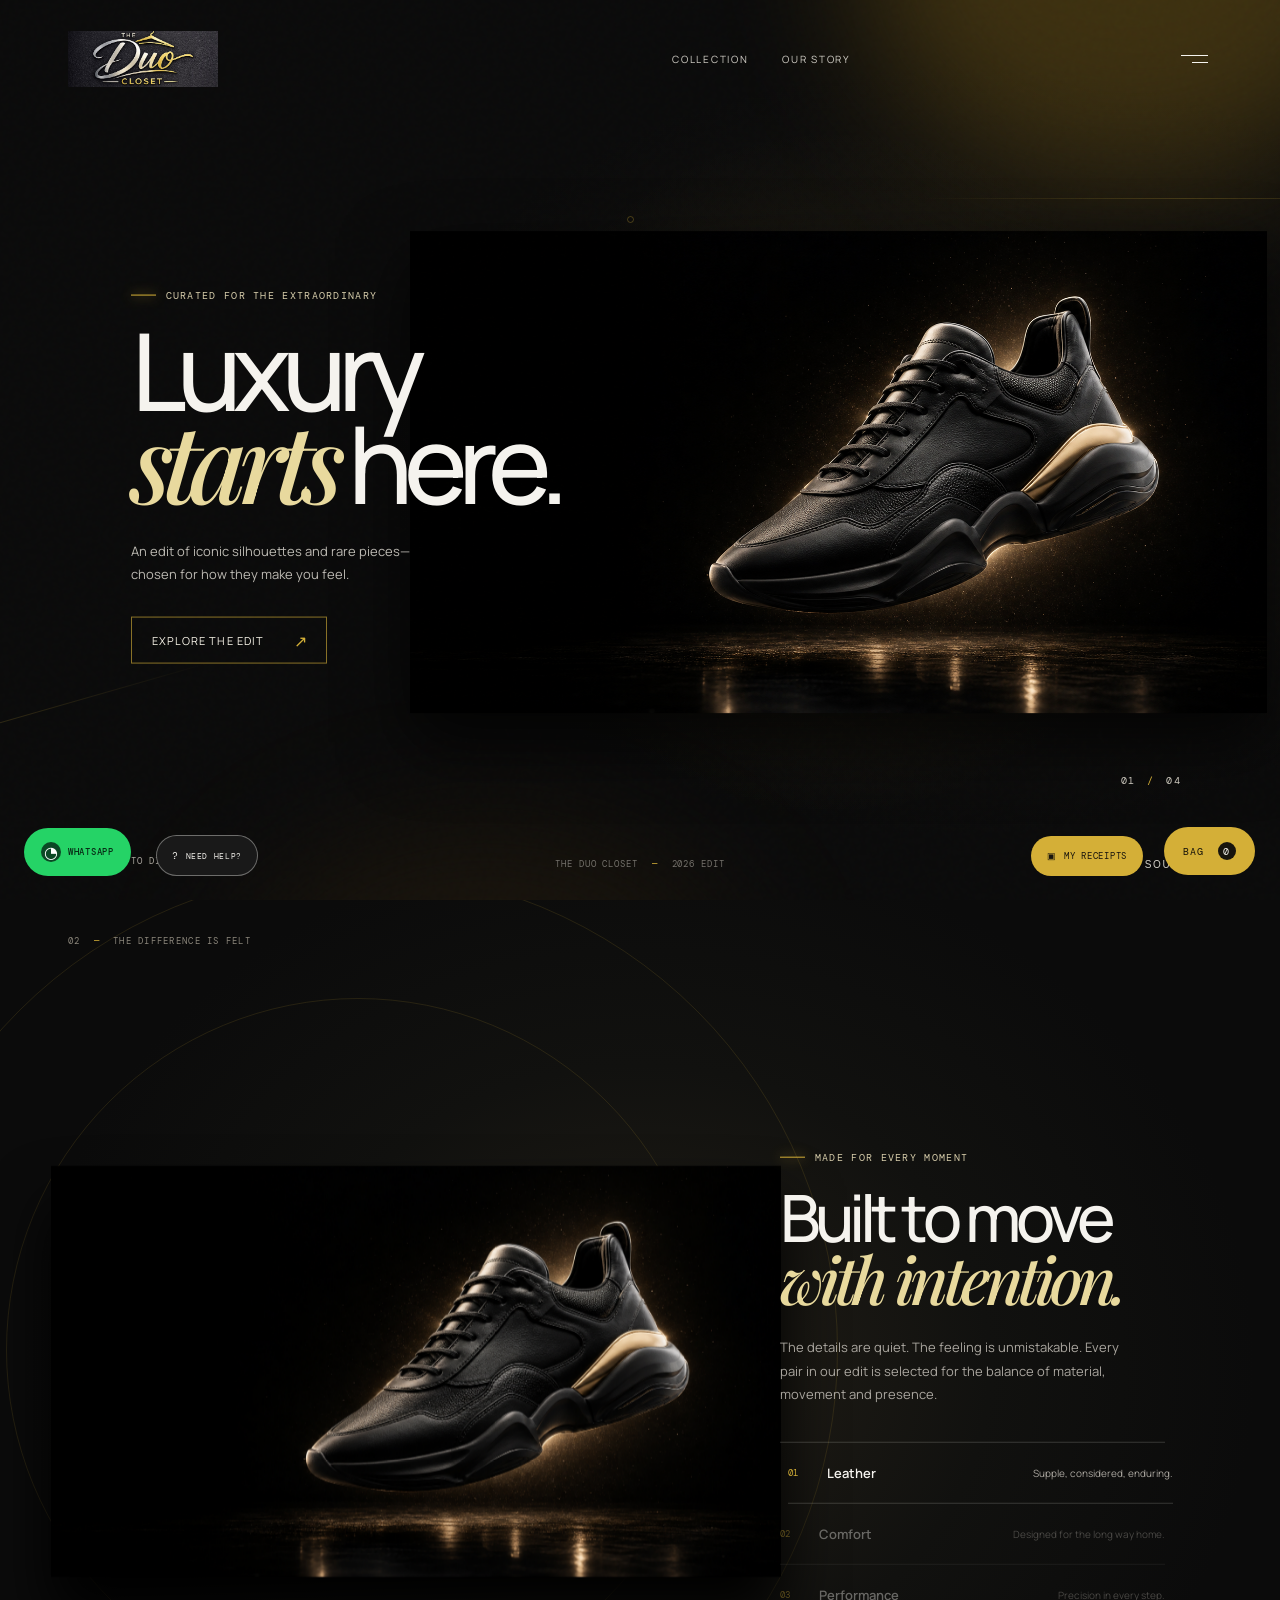
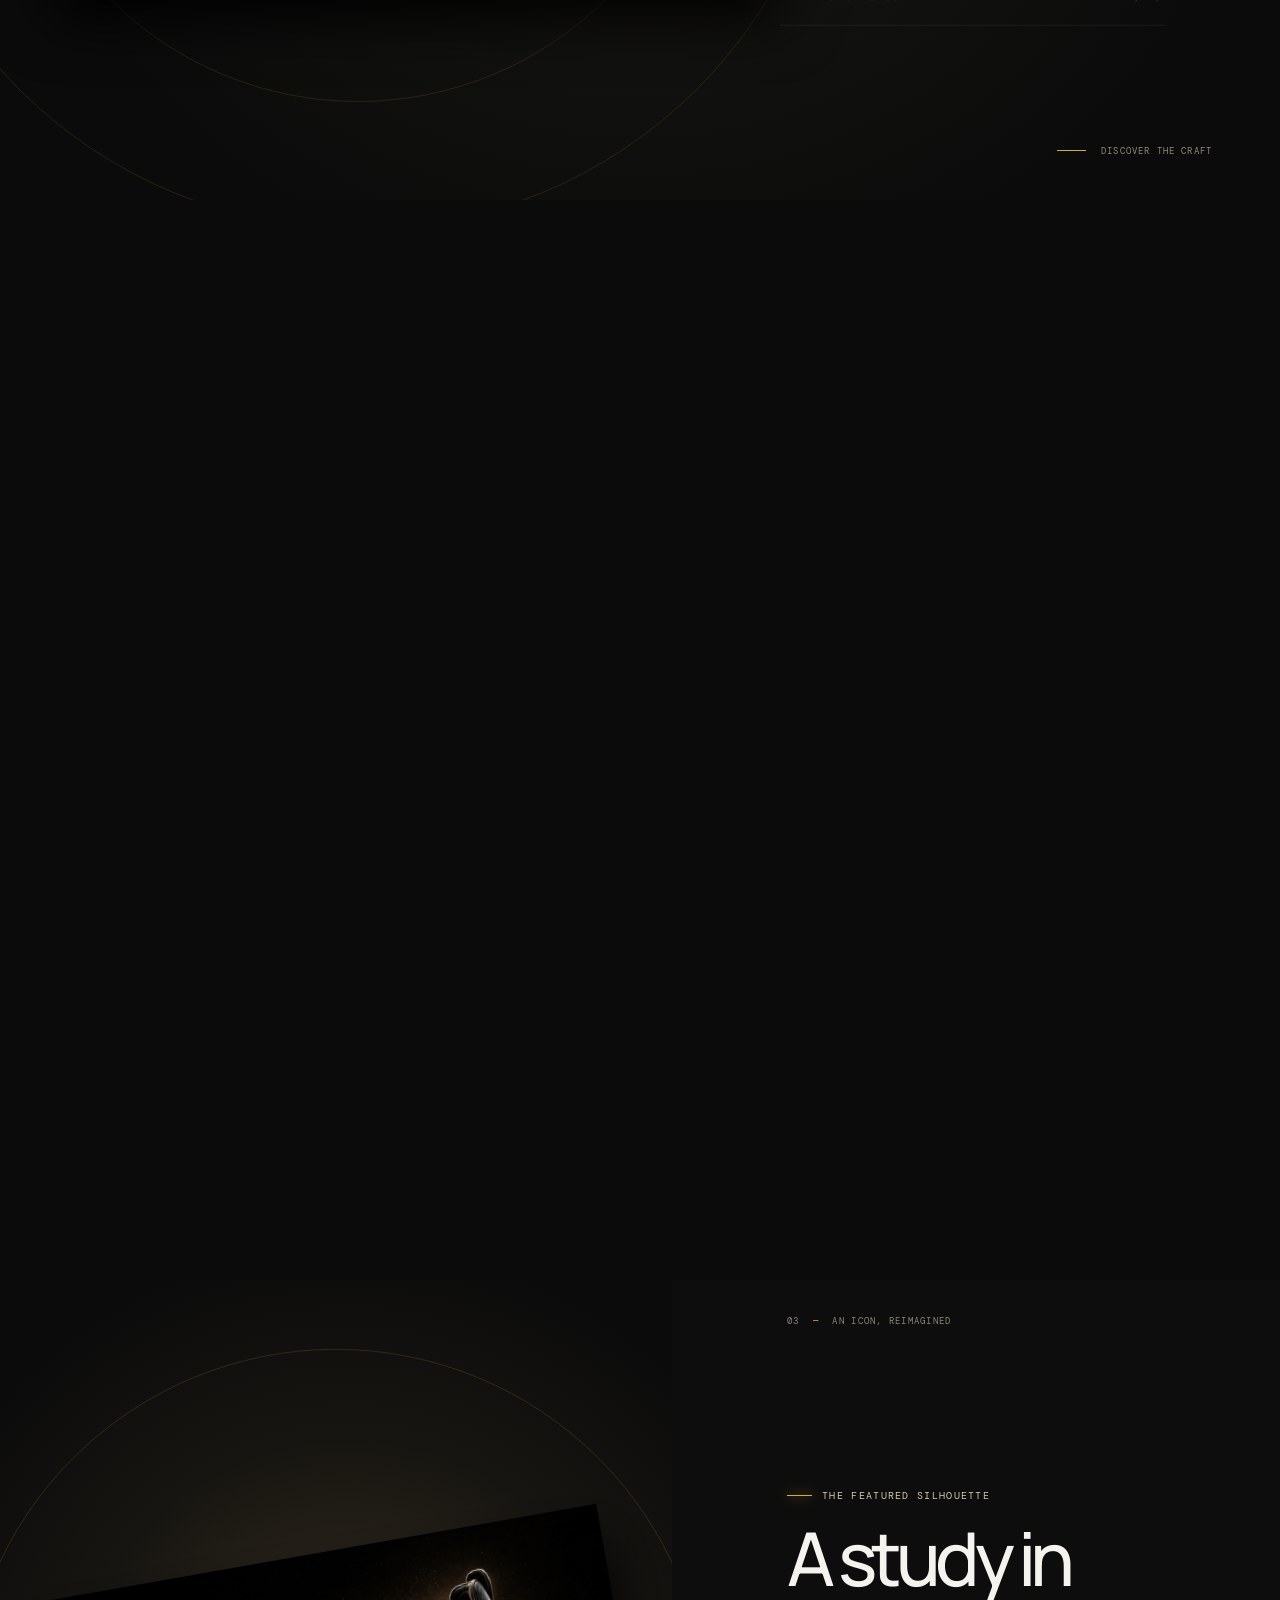
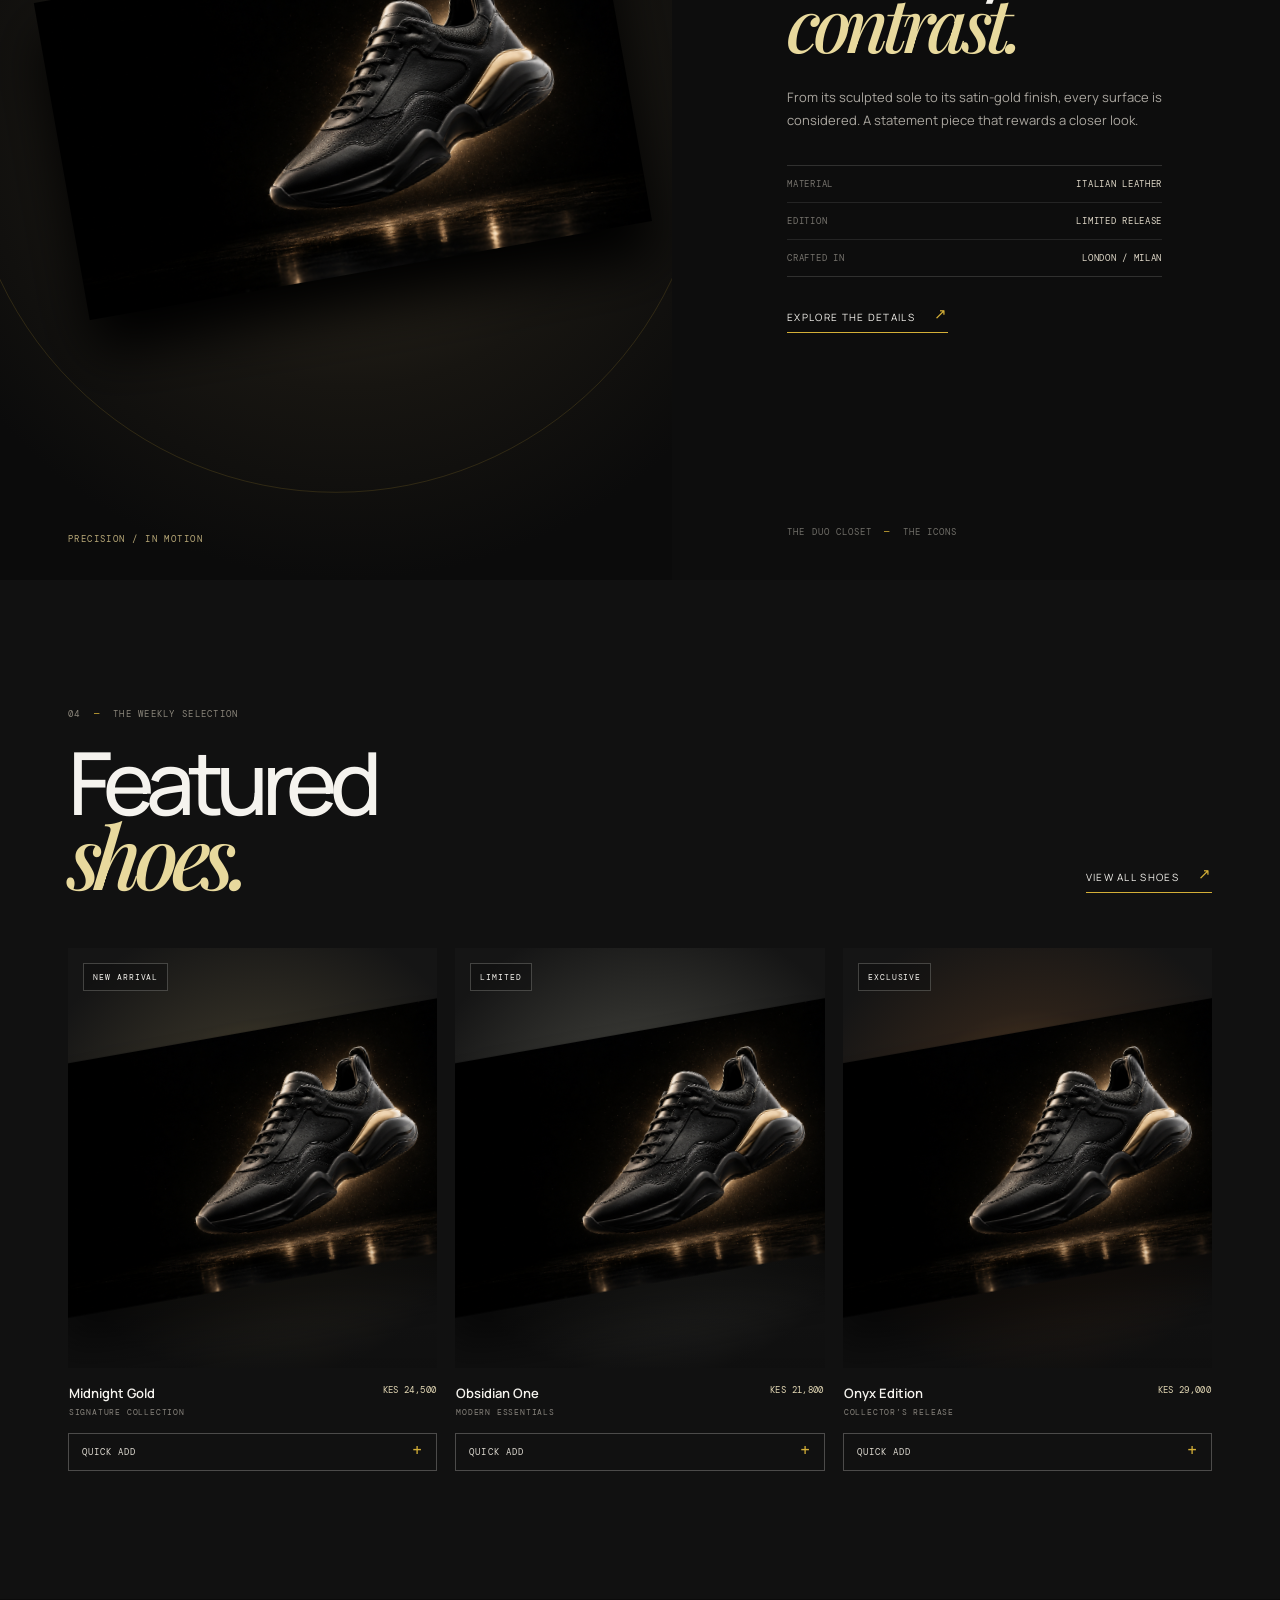
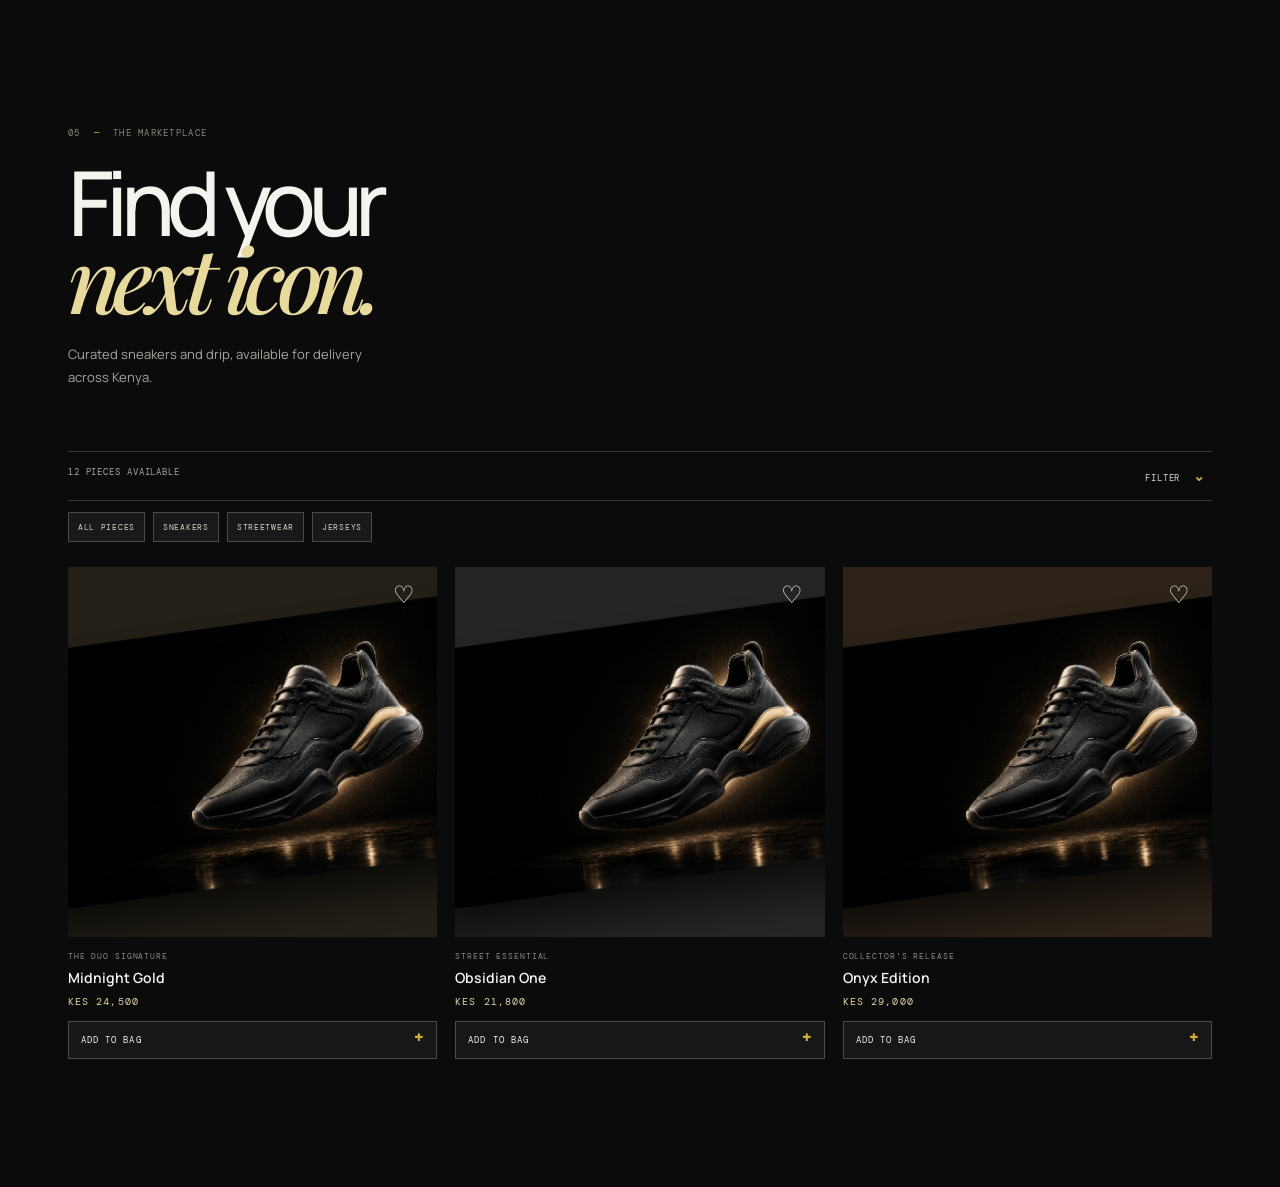
<file: index.html>
<!doctype html>
<html lang="en">
  <head>
    <meta charset="UTF-8" />
    <meta name="viewport" content="width=device-width, initial-scale=1.0" />
    <meta name="theme-color" content="#0b0b0b" />
    <title>The Duo Closet — Luxury starts here.</title>
    <link rel="preconnect" href="https://fonts.googleapis.com" />
    <link rel="preconnect" href="https://fonts.gstatic.com" crossorigin />
    <link href="https://fonts.googleapis.com/css2?family=DM+Mono:wght@400;500&family=Manrope:wght@400;500;600;700&family=Playfair+Display:ital,wght@0,500;0,600;1,500&display=swap" rel="stylesheet" />
    <link rel="stylesheet" href="styles.css" />
  </head>
  <body>
    <main class="hero" id="top">
      <nav class="nav" aria-label="Main navigation">
        <a class="brand" href="#top" aria-label="The Duo Closet home"><img src="duo-closet-logo.jpeg" alt="The Duo Closet" /><span class="brand-name">The Duo Closet</span></a>
        <div class="nav-links"><a href="#collection">Collection</a><a href="#story">Our story</a></div>
        <button class="menu" type="button" aria-label="Open menu" aria-expanded="false"><i></i><i></i></button>
      </nav>

      <div class="aurora aurora-one"></div><div class="aurora aurora-two"></div>
      <div class="grain"></div><div class="line line-one"></div><div class="line line-two"></div>
      <div class="orb orb-one"></div><div class="orb orb-two"></div>

      <section class="hero-copy" aria-labelledby="hero-title">
        <p class="eyebrow"><span></span> Curated for the extraordinary</p>
        <h1 id="hero-title">Luxury<br /><em>starts</em> here.</h1>
        <p class="intro">An edit of iconic silhouettes and rare pieces—chosen for how they make you feel.</p>
        <a class="cta magnetic" href="#collection">Explore the edit <b>↗</b></a>
      </section>

      <div class="product-stage" aria-label="Featured black and gold sneaker">
        <div class="product-halo"></div>
        <img src="hero-sneaker.png" alt="Premium black sneaker with champagne gold accents" />
        <p class="product-index">01 <span>/</span> 04</p>
      </div>

      <div class="hero-footer">
        <a class="scroll-cue" href="#collection"><span class="scroll-dot"></span> Scroll to discover</a>
        <p class="season">THE DUO CLOSET <span>—</span> 2026 EDIT</p>
        <button class="sound" type="button" aria-label="Toggle ambient sound"><span class="sound-bars"><i></i><i></i><i></i></span> Sound on</button>
      </div>
    </main>
    <aside class="site-menu" aria-hidden="true">
      <div class="menu-top"><p>The Duo Closet</p><button class="menu-close" type="button" aria-label="Close menu">×</button></div>
      <nav aria-label="Shop categories"><a href="#shop"><span>01</span> Sneakers <b>↗</b></a><a href="#shop"><span>02</span> Outfits <b>↗</b></a><a href="#shop"><span>03</span> Streetwear <b>↗</b></a><a href="#shop"><span>04</span> Football jerseys <b>↗</b></a><a href="#shop"><span>05</span> Accessories <b>↗</b></a></nav>
      <div class="menu-bottom"><p>Style is personal.<br />Make it unforgettable.</p><a href="#shop">Shop new arrivals</a></div>
    </aside>
    <section class="craft" id="collection" aria-labelledby="craft-title">
      <div class="craft-sticky">
        <p class="section-number">02 <span>—</span> The difference is felt</p>
        <div class="craft-orbit orbit-a"></div><div class="craft-orbit orbit-b"></div>
        <div class="craft-product" aria-hidden="true"><img src="hero-sneaker.png" alt="" /></div>
        <div class="craft-copy">
          <p class="eyebrow"><span></span> Made for every moment</p>
          <h2 id="craft-title">Built to move<br /><em>with intention.</em></h2>
          <p class="craft-description">The details are quiet. The feeling is unmistakable. Every pair in our edit is selected for the balance of material, movement and presence.</p>
          <div class="pillars">
            <article class="pillar active"><p>01</p><h3>Leather</h3><span>Supple, considered, enduring.</span></article>
            <article class="pillar"><p>02</p><h3>Comfort</h3><span>Designed for the long way home.</span></article>
            <article class="pillar"><p>03</p><h3>Performance</h3><span>Precision in every step.</span></article>
          </div>
        </div>
        <p class="craft-progress"><span></span> Discover the craft</p>
      </div>
    </section>
    <section class="editorial" id="story" aria-labelledby="editorial-title">
      <div class="editorial-visual"><img src="hero-sneaker.png" alt="Premium black sneaker with champagne gold accents" /><span class="visual-label">Precision / in motion</span></div>
      <div class="editorial-content">
        <p class="section-number">03 <span>—</span> An icon, reimagined</p>
        <div class="editorial-copy">
          <p class="eyebrow"><span></span> The featured silhouette</p>
          <h2 id="editorial-title">A study in<br /><em>contrast.</em></h2>
          <p>From its sculpted sole to its satin-gold finish, every surface is considered. A statement piece that rewards a closer look.</p>
          <dl class="specs"><div><dt>Material</dt><dd>Italian leather</dd></div><div><dt>Edition</dt><dd>Limited release</dd></div><div><dt>Crafted in</dt><dd>London / Milan</dd></div></dl>
          <a class="text-link" href="#featured">Explore the details <b>↗</b></a>
        </div>
        <p class="editorial-marker">THE DUO CLOSET <span>—</span> THE ICONS</p>
      </div>
    </section>
    <section class="featured" id="featured" aria-labelledby="featured-title">
      <div class="featured-heading">
        <div><p class="section-number">04 <span>—</span> The weekly selection</p><h2 id="featured-title">Featured<br /><em>shoes.</em></h2></div>
        <a class="text-link" href="#top">View all shoes <b>↗</b></a>
      </div>
      <div class="product-grid">
        <article class="shoe-card" data-card><div class="card-media dusk"><span class="card-tag">New arrival</span><img src="hero-sneaker.png" alt="Midnight gold premium sneaker" /></div><div class="card-info"><div><h3>Midnight Gold</h3><p>Signature collection</p></div><span>KES 24,500</span></div><button class="quick-add">Quick add <b>+</b></button></article>
        <article class="shoe-card" data-card><div class="card-media stone"><span class="card-tag">Limited</span><img src="hero-sneaker.png" alt="Obsidian luxury sneaker" /></div><div class="card-info"><div><h3>Obsidian One</h3><p>Modern essentials</p></div><span>KES 21,800</span></div><button class="quick-add">Quick add <b>+</b></button></article>
        <article class="shoe-card" data-card><div class="card-media ember"><span class="card-tag">Exclusive</span><img src="hero-sneaker.png" alt="Onyx gold luxury sneaker" /></div><div class="card-info"><div><h3>Onyx Edition</h3><p>Collector’s release</p></div><span>KES 29,000</span></div><button class="quick-add">Quick add <b>+</b></button></article>
      </div>
    </section>
    <section class="shop" id="shop" aria-labelledby="shop-title">
      <div class="shop-intro"><p class="section-number">05 <span>—</span> The marketplace</p><h2 id="shop-title">Find your<br /><em>next icon.</em></h2><p>Curated sneakers and drip, available for delivery across Kenya.</p></div>
      <div class="shop-toolbar"><span>12 pieces available</span><button type="button" class="filter-button" aria-expanded="false">Filter <b>⌄</b></button></div><div class="filter-options" hidden><button type="button">All pieces</button><button type="button">Sneakers</button><button type="button">Streetwear</button><button type="button">Jerseys</button></div>
      <div class="shop-grid">
        <article class="shop-product"><div class="shop-image shade-1"><img src="hero-sneaker.png" alt="Midnight gold premium sneaker" /><button class="heart" aria-label="Save Midnight Gold">♡</button></div><p class="product-type">The Duo Signature</p><h3>Midnight Gold</h3><p class="price">KES 24,500</p><button class="bag-button" data-product="Midnight Gold" data-price="24500">Add to bag <b>+</b></button></article>
        <article class="shop-product"><div class="shop-image shade-2"><img src="hero-sneaker.png" alt="Obsidian premium sneaker" /><button class="heart" aria-label="Save Obsidian One">♡</button></div><p class="product-type">Street essential</p><h3>Obsidian One</h3><p class="price">KES 21,800</p><button class="bag-button" data-product="Obsidian One" data-price="21800">Add to bag <b>+</b></button></article>
        <article class="shop-product"><div class="shop-image shade-3"><img src="hero-sneaker.png" alt="Onyx Edition premium sneaker" /><button class="heart" aria-label="Save Onyx Edition">♡</button></div><p class="product-type">Collector's release</p><h3>Onyx Edition</h3><p class="price">KES 29,000</p><button class="bag-button" data-product="Onyx Edition" data-price="29000">Add to bag <b>+</b></button></article>
      </div>
    </section>
    <button class="bag-toggle" type="button" aria-label="Open shopping bag">Bag <span>0</span></button>
    <aside class="cart" aria-label="Shopping bag" aria-hidden="true">
      <div class="cart-head"><p>Your bag</p><button class="cart-close" type="button" aria-label="Close bag">×</button></div>
      <div class="cart-empty">Your edit is waiting.</div>
      <div class="cart-items"></div>
      <div class="cart-footer"><div><span>Subtotal</span><strong class="cart-total">KES 0</strong></div><button class="checkout-button" type="button" disabled>Secure checkout <b>↗</b></button></div>
    </aside><div class="cart-backdrop"></div>
    <section class="checkout" aria-hidden="true"><div class="checkout-panel"><button class="checkout-close" type="button" aria-label="Close checkout">×</button><p class="eyebrow"><span></span> Secure checkout</p><h2>Almost<br /><em>yours.</em></h2><p class="checkout-summary"></p><form class="checkout-form"><label>Full name<input name="name" required autocomplete="name" placeholder="Your full name" /></label><label>Phone number<input name="phone" required inputmode="tel" placeholder="07XX XXX XXX" /></label><label>Delivery address<input name="address" required autocomplete="street-address" placeholder="Where should we deliver?" /></label><button type="submit">Place order <b>↗</b></button></form><p class="payment-note">M-Pesa and card checkout will be connected before launch.</p></div></section>
    <section class="receipt" aria-hidden="true"><div class="receipt-card"><p class="receipt-mark">THE DUO CLOSET</p><p class="eyebrow"><span></span> Order confirmed</p><h2>It’s on<br /><em>its way.</em></h2><p class="receipt-message"></p><div class="receipt-details"></div><button class="receipt-close" type="button">Continue shopping</button></div></section>
    <a class="whatsapp-float" href="https://wa.me/254715067628?text=Hello%20The%20Duo%20Closet%2C%20I%20would%20like%20to%20make%20an%20enquiry%20or%20place%20an%20order." target="_blank" rel="noopener" aria-label="Chat with The Duo Closet on WhatsApp"><span>◔</span> WhatsApp</a>
    <button class="ticket-float" type="button" aria-label="Open support ticket">? <span>Need help?</span></button>
    <button class="receipts-float" type="button" aria-label="View my order receipts">▣ <span>My receipts</span></button>
    <section class="ticket-modal" aria-hidden="true"><div class="ticket-card"><button class="ticket-close" type="button" aria-label="Close support ticket">×</button><p class="eyebrow"><span></span> Concierge support</p><h2>How can we<br /><em>help?</em></h2><p>Send a ticket for sizing, delivery, orders or product enquiries.</p><form class="ticket-form"><label>Your name<input name="ticket-name" required placeholder="Your name" /></label><label>What do you need?<textarea name="ticket-message" required placeholder="Tell us how we can help"></textarea></label><button type="submit">Submit ticket <b>↗</b></button></form><p class="ticket-success" hidden></p></div></section>
    <section class="receipts-modal" aria-hidden="true"><div class="receipts-card"><button class="receipts-close" type="button" aria-label="Close receipts">×</button><p class="eyebrow"><span></span> Order desk</p><h2>Your<br /><em>receipts.</em></h2><p class="receipt-note">Receipts remain available on this device for six months.</p><div class="receipts-list"></div></div></section>
    <script src="script.js"></script>
  </body>
</html>
</file>
<file: styles.css>
:root{--ink:#0b0b0b;--gold:#d4af37;--cream:#f5f3ee;--muted:#aaa79e}*{box-sizing:border-box}html{background:var(--ink);scroll-behavior:smooth}body{margin:0;background:var(--ink);color:var(--cream);font-family:Manrope,Arial,sans-serif}.hero{min-height:100svh;overflow:hidden;isolation:isolate;position:relative;background:radial-gradient(ellipse 65% 62% at 75% 50%,#242019 0%,#11100e 31%,#0b0b0b 69%)}.nav{align-items:center;display:flex;justify-content:space-between;left:0;padding:31px 5.3vw;position:absolute;right:0;top:0;z-index:5}.brand{color:var(--cream);font-size:18px;font-weight:600;letter-spacing:-.06em;text-decoration:none}.brand span{font-family:'Playfair Display',serif;font-style:italic;font-weight:500;letter-spacing:-.08em}.nav-links{display:flex;gap:34px;margin-left:10vw}.nav-links a,.sound{color:#d3d0c8;font-size:10px;letter-spacing:.17em;text-decoration:none;text-transform:uppercase}.menu{align-items:flex-end;background:transparent;border:0;cursor:pointer;display:flex;flex-direction:column;gap:6px;padding:4px}.menu i{background:var(--cream);display:block;height:1px;width:27px}.menu i+ i{width:16px}.hero-copy{left:10.2vw;position:absolute;top:50%;transform:translateY(-43%);width:min(470px,45vw);z-index:3}.eyebrow{align-items:center;color:#d5cba9;display:flex;font-family:'DM Mono',monospace;font-size:10px;gap:10px;letter-spacing:.13em;margin:0 0 23px;text-transform:uppercase}.eyebrow span{background:var(--gold);box-shadow:0 0 12px var(--gold);height:1px;width:25px}h1{font-size:clamp(66px,8.4vw,138px);font-weight:500;letter-spacing:-.085em;line-height:.84;margin:0}h1 em{color:#e8d99d;font-family:'Playfair Display',serif;font-weight:500;letter-spacing:-.09em}.intro{color:#bbb8b1;font-size:13px;line-height:1.8;margin:31px 0;max-width:300px}.cta{align-items:center;border:1px solid rgba(212,175,55,.62);color:#f7f3e7;display:inline-flex;font-size:11px;gap:30px;letter-spacing:.1em;padding:15px 18px 15px 20px;text-decoration:none;text-transform:uppercase;transition:background .35s,color .35s}.cta b{color:var(--gold);font-size:16px;font-weight:400;line-height:0;transition:transform .35s}.cta:hover{background:var(--gold);color:#111}.cta:hover b{color:#111;transform:translate(3px,-3px)}.product-stage{height:min(82vh,790px);position:absolute;right:1vw;top:50%;transform:translateY(-47%);width:min(67vw,1010px);z-index:1}.product-stage img{filter:drop-shadow(0 29px 34px rgba(0,0,0,.7));height:100%;object-fit:contain;object-position:center;position:relative;width:100%;z-index:2;animation:float 6s ease-in-out infinite}.product-halo{background:radial-gradient(circle,rgba(212,175,55,.36),rgba(212,175,55,.05) 34%,transparent 67%);border-radius:50%;inset:4% 5%;position:absolute;animation:breathe 7s ease-in-out infinite}.product-index{bottom:6%;color:#ccc8bd;font-family:'DM Mono',monospace;font-size:10px;letter-spacing:.15em;position:absolute;right:10%;z-index:3}.product-index span{color:var(--gold);margin:0 4px}.hero-footer{align-items:end;bottom:30px;display:grid;grid-template-columns:1fr 1fr 1fr;left:5.3vw;position:absolute;right:5.3vw;z-index:4}.scroll-cue{align-items:center;color:#aaa69e;display:flex;font-family:'DM Mono',monospace;font-size:9px;gap:9px;letter-spacing:.11em;text-decoration:none;text-transform:uppercase}.scroll-dot{border:1px solid #91846a;border-radius:50%;height:19px;position:relative;width:12px}.scroll-dot:after{animation:scroll 1.7s ease-in-out infinite;background:var(--gold);border-radius:50%;content:'';height:3px;left:3.5px;position:absolute;top:4px;width:3px}.season{color:#74716b;font-family:'DM Mono',monospace;font-size:9px;letter-spacing:.1em;margin:0;text-align:center}.season span{color:var(--gold);padding:0 8px}.sound{background:none;border:0;cursor:pointer;justify-self:end;padding:0}.sound-bars{align-items:flex-end;display:inline-flex;gap:2px;height:10px;margin-right:7px}.sound-bars i{animation:equalize .9s ease-in-out infinite alternate;background:var(--gold);display:block;height:4px;width:1px}.sound-bars i:nth-child(2){animation-delay:.25s;height:9px}.sound-bars i:nth-child(3){animation-delay:.4s;height:6px}.aurora{border-radius:50%;filter:blur(70px);opacity:.34;pointer-events:none;position:absolute;z-index:-1}.aurora-one{background:#9d781c;height:36vw;right:-10vw;top:-22vw;width:43vw}.aurora-two{background:#382810;height:30vw;bottom:-25vw;left:18vw;width:40vw}.grain{background-image:url("data:image/svg+xml,%3Csvg viewBox='0 0 180 180' xmlns='http://www.w3.org/2000/svg'%3E%3Cfilter id='n'%3E%3CfeTurbulence type='fractalNoise' baseFrequency='.9' numOctaves='2' stitchTiles='stitch'/%3E%3C/filter%3E%3Crect width='100%25' height='100%25' filter='url(%23n)' opacity='.32'/%3E%3C/svg%3E");inset:0;mix-blend-mode:soft-light;opacity:.22;pointer-events:none;position:absolute;z-index:4}.line{background:linear-gradient(90deg,transparent,rgba(212,175,55,.22),transparent);height:1px;position:absolute;width:42vw}.line-one{right:-14vw;top:22%}.line-two{bottom:18%;left:-25vw;transform:rotate(-16deg)}.orb{border:1px solid rgba(212,175,55,.32);border-radius:50%;position:absolute}.orb-one{height:7px;left:49%;top:24%;width:7px}.orb-two{height:3px;right:9%;top:70%;width:3px}@keyframes float{50%{transform:translate3d(0,-12px,0) rotate(-.7deg)}}@keyframes breathe{50%{opacity:.65;transform:scale(1.08)}}@keyframes scroll{50%{transform:translateY(7px)}}@keyframes equalize{to{height:10px}}@media(max-width:700px){.nav{padding:25px 7vw}.nav-links{display:none}.hero-copy{left:7vw;top:29%;transform:none;width:86vw}.hero-copy h1{font-size:clamp(64px,19vw,100px)}.intro{font-size:12px;margin:23px 0}.product-stage{height:52vh;right:-13vw;top:auto;bottom:4%;transform:none;width:112vw}.product-stage img{object-position:center}.hero-footer{bottom:22px;left:7vw;right:7vw}.season,.sound{display:none}.hero-footer{grid-template-columns:1fr}.product-index{bottom:16%;right:22%}.aurora-one{height:75vw;right:-22vw;top:26%;width:75vw}}
:root{--ink:#0b0b0b;--gold:#d4af37;--cream:#f5f3ee;--muted:#aaa79e}.craft{background:#0b0b0b;height:220vh;position:relative}.craft-sticky{background:radial-gradient(ellipse 65% 80% at 50% 52%,#242018 0%,#11110f 42%,#0b0b0b 74%);height:100svh;overflow:hidden;position:sticky;top:0}.section-number{color:#8b867b;font-family:'DM Mono',monospace;font-size:9px;left:5.3vw;letter-spacing:.14em;margin:0;position:absolute;text-transform:uppercase;top:35px}.section-number span{color:var(--gold);padding:0 7px}.craft-product{height:79vh;left:4vw;position:absolute;top:50%;transform:translateY(-47%);width:57vw;z-index:2}.craft-product img{filter:drop-shadow(0 40px 30px #000);height:100%;object-fit:contain;width:100%;will-change:transform}.craft-copy{position:absolute;right:9vw;top:50%;transform:translateY(-42%);width:min(385px,34vw);z-index:3}.craft-copy h2{font-size:clamp(42px,5.1vw,78px);font-weight:500;letter-spacing:-.075em;line-height:.93;margin:0}.craft-copy h2 em{color:#e8d99d;font-family:'Playfair Display',serif;font-weight:500}.craft-description{color:#aaa69f;font-size:13px;line-height:1.8;margin:26px 0 35px;max-width:350px}.pillars{border-top:1px solid rgba(245,243,238,.18)}.pillar{align-items:center;border-bottom:1px solid rgba(245,243,238,.18);display:grid;grid-template-columns:39px 1fr auto;min-height:61px;opacity:.38;transition:opacity .5s,transform .5s}.pillar.active{opacity:1;transform:translateX(8px)}.pillar p{color:var(--gold);font-family:'DM Mono',monospace;font-size:9px}.pillar h3{font-size:13px;font-weight:600;margin:0}.pillar span{color:#aaa69f;font-size:10px}.craft-progress{bottom:34px;color:#918b7d;font-family:'DM Mono',monospace;font-size:9px;letter-spacing:.13em;position:absolute;right:5.3vw;text-transform:uppercase}.craft-progress span{background:var(--gold);display:inline-block;height:1px;margin:0 9px 3px 0;width:29px}.craft-orbit{border:1px solid rgba(212,175,55,.13);border-radius:50%;left:28%;position:absolute;top:50%;transform:translate(-50%,-50%)}.orbit-a{height:55vw;width:55vw}.orbit-b{height:75vw;width:75vw}@media(max-width:700px){.craft{height:190vh}.section-number{left:7vw;top:27px}.craft-copy{bottom:9vh;left:7vw;right:auto;top:auto;transform:none;width:86vw}.craft-copy h2{font-size:46px}.craft-copy .eyebrow{margin-bottom:15px}.craft-description{font-size:12px;margin:17px 0 20px}.pillar{min-height:49px}.pillar span{display:none}.craft-product{height:48vh;left:-10vw;top:27%;width:120vw}.craft-orbit{left:50%;top:28%}.orbit-a{height:80vw;width:80vw}.orbit-b{height:125vw;width:125vw}.craft-progress{bottom:24px;right:7vw}}
:root{--ink:#0b0b0b;--gold:#d4af37;--cream:#f5f3ee;--muted:#aaa79e}.editorial{background:#0d0d0d;display:grid;grid-template-columns:1.05fr .95fr;min-height:100svh;overflow:hidden}.editorial-visual{background:radial-gradient(circle at 52% 48%,#373022,#171511 47%,#0b0b0b 80%);min-height:100svh;overflow:hidden;position:relative}.editorial-visual:before{border:1px solid rgba(212,175,55,.16);border-radius:50%;content:'';height:58vw;left:50%;position:absolute;top:49%;transform:translate(-50%,-50%);width:58vw}.editorial-visual img{filter:drop-shadow(0 35px 27px #000);height:78vh;left:51%;object-fit:contain;position:absolute;top:48%;transform:translate(-50%,-50%) rotate(-10deg);transition:transform 1s ease;width:85%}.editorial:hover .editorial-visual img{transform:translate(-48%,-52%) rotate(-3deg) scale(1.05)}.visual-label{bottom:35px;color:#b9a978;font-family:'DM Mono',monospace;font-size:9px;left:5.3vw;letter-spacing:.16em;position:absolute;text-transform:uppercase}.editorial-content{min-height:100svh;padding:35px 9vw 34px;position:relative}.editorial-content .section-number{left:auto;position:static}.editorial-copy{margin-top:clamp(90px,18vh,180px);max-width:375px}.editorial-copy h2{font-size:clamp(48px,5.8vw,85px);font-weight:500;letter-spacing:-.08em;line-height:.88;margin:0}.editorial-copy h2 em{color:#e8d99d;font-family:'Playfair Display',serif;font-weight:500}.editorial-copy>p:not(.eyebrow){color:#aaa69f;font-size:13px;line-height:1.8;margin:28px 0}.specs{border-bottom:1px solid rgba(245,243,238,.15);border-top:1px solid rgba(245,243,238,.15);margin:33px 0 27px}.specs div{border-bottom:1px solid rgba(245,243,238,.1);display:flex;justify-content:space-between;padding:12px 0}.specs div:last-child{border-bottom:0}.specs dt,.specs dd{font-family:'DM Mono',monospace;font-size:9px;letter-spacing:.08em;margin:0;text-transform:uppercase}.specs dt{color:#76736d}.specs dd{color:#dfd8c8}.text-link{border-bottom:1px solid var(--gold);color:#f5f3ee;display:inline-flex;font-size:10px;gap:19px;letter-spacing:.13em;padding-bottom:8px;text-decoration:none;text-transform:uppercase}.text-link b{color:var(--gold);font-size:15px;font-weight:400;line-height:.5}.editorial-marker{bottom:33px;color:#706e68;font-family:'DM Mono',monospace;font-size:9px;letter-spacing:.12em;position:absolute;text-transform:uppercase}.editorial-marker span{color:var(--gold);padding:0 6px}@media(max-width:700px){.editorial{display:block}.editorial-visual{min-height:53svh}.editorial-visual:before{height:110vw;width:110vw}.editorial-visual img{height:48vh;width:118%}.visual-label{bottom:23px;left:7vw}.editorial-content{min-height:62svh;padding:28px 7vw 82px}.editorial-copy{margin-top:60px;max-width:none}.editorial-copy h2{font-size:53px}.editorial-marker{bottom:27px}.editorial-copy>p:not(.eyebrow){font-size:12px;margin:19px 0}.specs{margin:24px 0}}
:root{--ink:#0b0b0b;--gold:#d4af37;--cream:#f5f3ee;--muted:#aaa79e}.featured{background:#111;min-height:100svh;padding:clamp(70px,10vw,140px) 5.3vw}.featured-heading{align-items:end;display:flex;justify-content:space-between;margin-bottom:55px}.featured-heading .section-number{left:auto;position:static}.featured h2{font-size:clamp(50px,6.8vw,100px);font-weight:500;letter-spacing:-.085em;line-height:.84;margin:25px 0 0}.featured h2 em{color:#e8d99d;font-family:'Playfair Display',serif;font-weight:500}.product-grid{display:grid;gap:18px;grid-template-columns:repeat(3,1fr)}.shoe-card{min-width:0;position:relative}.card-media{align-items:center;aspect-ratio:.88;display:flex;justify-content:center;overflow:hidden;position:relative}.card-media:after{background:linear-gradient(180deg,transparent 60%,rgba(0,0,0,.28));content:'';inset:0;pointer-events:none;position:absolute}.card-media.dusk{background:radial-gradient(circle at 52% 47%,#75643a,#2e2b23 43%,#151515 80%)}.card-media.stone{background:radial-gradient(circle at 52% 47%,#56564f,#2e2e2b 47%,#151515 80%)}.card-media.ember{background:radial-gradient(circle at 52% 47%,#76542d,#2b2119 46%,#151515 80%)}.card-media img{filter:drop-shadow(0 28px 20px rgba(0,0,0,.6));height:74%;object-fit:contain;transform:rotate(-10deg) scale(1.15);transition:transform .7s cubic-bezier(.2,.8,.2,1);width:105%}.shoe-card:hover .card-media img{transform:rotate(-3deg) scale(1.3)}.card-tag{background:rgba(15,15,15,.55);border:1px solid rgba(245,243,238,.22);color:#f5f3ee;font-family:'DM Mono',monospace;font-size:8px;left:15px;letter-spacing:.12em;padding:8px 9px;position:absolute;text-transform:uppercase;top:15px;z-index:2}.card-info{align-items:start;display:flex;justify-content:space-between;padding:16px 1px}.card-info h3{font-size:13px;font-weight:600;margin:0 0 5px}.card-info p{color:#88847d;font-family:'DM Mono',monospace;font-size:8px;letter-spacing:.1em;margin:0;text-transform:uppercase}.card-info>span{color:#e3d8b5;font-family:'DM Mono',monospace;font-size:9px;letter-spacing:.04em;white-space:nowrap}.quick-add{background:transparent;border:1px solid rgba(245,243,238,.26);color:#ddd9d0;cursor:pointer;font-family:'DM Mono',monospace;font-size:9px;letter-spacing:.12em;padding:12px 13px;text-align:left;text-transform:uppercase;transition:background .35s,border-color .35s,color .35s;width:100%}.quick-add b{color:var(--gold);float:right;font-size:17px;font-weight:400;line-height:8px}.quick-add:hover{background:var(--gold);border-color:var(--gold);color:#111}.quick-add:hover b{color:#111}@media(max-width:700px){.featured{padding:74px 7vw}.featured-heading{align-items:start;margin-bottom:37px}.featured-heading .text-link{margin-top:30px}.featured h2{font-size:56px;margin-top:19px}.product-grid{gap:37px;grid-template-columns:1fr}.card-media{aspect-ratio:1.08}.card-info{padding-top:14px}}
:root{--ink:#0b0b0b;--gold:#d4af37;--cream:#f5f3ee;--muted:#aaa79e}.shop{background:#0b0b0b;padding:clamp(75px,10vw,140px) 5.3vw}.shop-intro{max-width:480px}.shop-intro .section-number{left:auto;position:static}.shop-intro h2{font-size:clamp(54px,7vw,105px);font-weight:500;letter-spacing:-.085em;line-height:.84;margin:25px 0}.shop-intro h2 em,.checkout h2 em,.receipt h2 em{color:#e8d99d;font-family:'Playfair Display',serif;font-weight:500}.shop-intro>p:last-child{color:#aaa69f;font-size:13px;line-height:1.8;max-width:310px}.shop-toolbar{border-bottom:1px solid rgba(245,243,238,.18);border-top:1px solid rgba(245,243,238,.18);color:#aaa69f;display:flex;font-family:'DM Mono',monospace;font-size:9px;justify-content:space-between;letter-spacing:.1em;margin:62px 0 25px;padding:14px 0;text-transform:uppercase}.filter-button{background:none;border:0;color:#ddd7c8;cursor:pointer;font-family:inherit;font-size:inherit;letter-spacing:inherit;text-transform:inherit}.filter-button b{color:var(--gold);font-size:14px;padding-left:7px}.shop-grid{display:grid;gap:18px;grid-template-columns:repeat(3,1fr)}.shop-product h3{font-size:14px;font-weight:600;margin:7px 0}.shop-image{align-items:center;aspect-ratio:1;display:flex;justify-content:center;overflow:hidden;position:relative}.shop-image img{filter:drop-shadow(0 24px 18px rgba(0,0,0,.65));height:75%;object-fit:contain;transform:rotate(-8deg) scale(1.18);transition:transform .6s ease;width:105%}.shop-product:hover .shop-image img{transform:rotate(-1deg) scale(1.31)}.shade-1{background:#242018}.shade-2{background:#252523}.shade-3{background:#2c2218}.heart{background:transparent;border:0;color:#f5f3ee;cursor:pointer;font-size:24px;position:absolute;right:16px;top:13px;z-index:1}.product-type,.price{color:#8e8a81;font-family:'DM Mono',monospace;font-size:8px;letter-spacing:.11em;margin:14px 0 0;text-transform:uppercase}.price{color:#e6d7a5;font-size:10px;margin:8px 0 13px}.bag-button{background:#171717;border:1px solid rgba(245,243,238,.24);color:#f5f3ee;cursor:pointer;font-family:'DM Mono',monospace;font-size:9px;letter-spacing:.12em;padding:12px;text-align:left;text-transform:uppercase;width:100%}.bag-button b{color:var(--gold);float:right;font-size:15px;line-height:8px}.bag-toggle{background:var(--gold);border:0;border-radius:40px;bottom:25px;color:#15120a;cursor:pointer;font-family:'DM Mono',monospace;font-size:10px;letter-spacing:.11em;padding:15px 19px;position:fixed;right:25px;text-transform:uppercase;z-index:20}.bag-toggle span{background:#17140d;border-radius:50%;color:#f5f3ee;display:inline-grid;height:18px;margin-left:7px;place-items:center;width:18px}.cart{background:#111;color:#f5f3ee;display:flex;flex-direction:column;height:100svh;padding:28px;position:fixed;right:0;top:0;transform:translateX(101%);transition:transform .5s cubic-bezier(.2,.8,.2,1);width:min(430px,100vw);z-index:30}.cart.open{transform:translateX(0)}.cart-head{align-items:center;border-bottom:1px solid rgba(245,243,238,.18);display:flex;justify-content:space-between;padding-bottom:21px}.cart-head p{font-size:19px;margin:0}.cart-close,.checkout-close{background:0;border:0;color:#f5f3ee;cursor:pointer;font-size:29px;font-weight:300}.cart-empty{color:#8e8a81;font-size:13px;margin:auto}.cart-items{display:grid;gap:14px;padding:26px 0}.cart-item{align-items:center;border-bottom:1px solid rgba(245,243,238,.12);display:flex;gap:14px;padding-bottom:14px}.cart-thumb{background:#2b2821;height:63px;width:70px}.cart-item p{font-size:12px;margin:0}.cart-item span{color:#d9c991;font-family:'DM Mono',monospace;font-size:9px}.cart-footer{border-top:1px solid rgba(245,243,238,.18);margin-top:auto;padding-top:20px}.cart-footer>div{display:flex;justify-content:space-between;margin-bottom:18px}.cart-footer span{color:#aaa69f;font-family:'DM Mono',monospace;font-size:9px;text-transform:uppercase}.cart-footer strong{color:#e6d7a5;font-size:13px}.checkout-button,.checkout-form button,.receipt-close{background:var(--gold);border:0;color:#17140d;cursor:pointer;font-family:'DM Mono',monospace;font-size:10px;letter-spacing:.11em;padding:16px;text-transform:uppercase;width:100%}.checkout-button:disabled{cursor:not-allowed;opacity:.35}.checkout-button b,.checkout-form button b{float:right;font-size:16px;line-height:8px}.cart-backdrop,.checkout,.receipt{background:rgba(0,0,0,.62);inset:0;opacity:0;pointer-events:none;position:fixed;transition:opacity .35s;z-index:25}.cart-backdrop.open,.checkout.open,.receipt.open{opacity:1;pointer-events:auto}.checkout,.receipt{align-items:center;display:flex;justify-content:center;z-index:35}.checkout-panel,.receipt-card{background:#111;max-height:94svh;overflow:auto;padding:clamp(28px,5vw,66px);position:relative;width:min(590px,92vw)}.checkout-close{position:absolute;right:22px;top:17px}.checkout h2,.receipt h2{font-size:clamp(48px,6vw,80px);font-weight:500;letter-spacing:-.08em;line-height:.84;margin:21px 0}.checkout-summary,.receipt-message{color:#aaa69f;font-size:13px;line-height:1.7}.checkout-form{display:grid;gap:18px;margin-top:27px}.checkout-form label{color:#c8c4ba;font-family:'DM Mono',monospace;font-size:9px;letter-spacing:.1em;text-transform:uppercase}.checkout-form input{background:#181818;border:1px solid rgba(245,243,238,.22);color:#f5f3ee;display:block;font:13px Manrope,sans-serif;margin-top:8px;padding:14px;width:100%}.payment-note{color:#77736c;font-family:'DM Mono',monospace;font-size:8px;letter-spacing:.06em;line-height:1.6;margin-top:18px}.receipt-card{text-align:center}.receipt-mark{color:#dfd7c3;font-size:17px;font-weight:600;letter-spacing:-.06em}.receipt-card .eyebrow{justify-content:center}.receipt-details{border-bottom:1px solid rgba(245,243,238,.2);border-top:1px solid rgba(245,243,238,.2);font-family:'DM Mono',monospace;font-size:10px;letter-spacing:.05em;margin:27px 0;padding:14px 0;text-align:left}.receipt-details div{display:flex;justify-content:space-between;padding:7px 0}.receipt-details span{color:#89857d}.receipt-close{width:auto}@media(max-width:700px){.shop{padding:74px 7vw}.shop-grid{gap:43px;grid-template-columns:1fr}.shop-image{aspect-ratio:1.12}.shop-toolbar{margin-top:42px}.cart{padding:22px}.bag-toggle{bottom:18px;right:18px}.checkout-panel,.receipt-card{padding:35px 25px}.checkout h2,.receipt h2{font-size:55px}}
:root{--ink:#0b0b0b;--gold:#d4af37;--cream:#f5f3ee;--muted:#aaa79e}.brand{align-items:center;display:flex;height:56px;overflow:hidden;width:150px}.brand img{height:70px;object-fit:cover;object-position:center 44%;width:150px}.brand-name{clip:rect(0 0 0 0);clip-path:inset(50%);height:1px;overflow:hidden;position:absolute;white-space:nowrap;width:1px}
:root{--ink:#0b0b0b;--gold:#d4af37;--cream:#f5f3ee;--muted:#aaa79e}.site-menu{background:linear-gradient(125deg,#17140d,#0b0b0b 58%);color:#f5f3ee;display:flex;flex-direction:column;height:100svh;inset:0 0 0 auto;justify-content:space-between;max-width:750px;overflow:hidden;padding:31px 5vw;position:fixed;transform:translateX(102%);transition:transform .6s cubic-bezier(.2,.8,.2,1);width:100%;z-index:50}.site-menu:before{background:radial-gradient(circle,rgba(212,175,55,.2),transparent 66%);content:'';height:55vw;position:absolute;right:-20vw;top:-14vw;width:55vw}.site-menu.open{transform:translateX(0)}.menu-top{align-items:center;display:flex;justify-content:space-between;position:relative}.menu-top p{font-size:17px;font-weight:600;margin:0}.menu-close{background:transparent;border:1px solid rgba(245,243,238,.35);border-radius:50%;color:#f5f3ee;cursor:pointer;font-size:25px;font-weight:300;height:39px;line-height:23px;width:39px}.site-menu nav{margin:auto 0;position:relative}.site-menu nav a{align-items:center;border-bottom:1px solid rgba(245,243,238,.19);color:#f5f3ee;display:flex;font-size:clamp(30px,5.2vw,64px);font-weight:500;gap:21px;letter-spacing:-.065em;padding:13px 0;text-decoration:none;transition:color .3s,padding-left .3s}.site-menu nav a:first-child{border-top:1px solid rgba(245,243,238,.19)}.site-menu nav a:hover{color:#e8d99d;padding-left:12px}.site-menu nav span{color:#c7a84b;font-family:'DM Mono',monospace;font-size:9px;letter-spacing:0}.site-menu nav b{color:var(--gold);font-size:17px;font-weight:400;margin-left:auto}.menu-bottom{align-items:end;display:flex;justify-content:space-between;position:relative}.menu-bottom p{color:#aaa69f;font-size:12px;line-height:1.7;margin:0}.menu-bottom a{border-bottom:1px solid var(--gold);color:#f5f3ee;font-family:'DM Mono',monospace;font-size:9px;letter-spacing:.1em;padding-bottom:7px;text-decoration:none;text-transform:uppercase}@media(max-width:700px){.site-menu{padding:24px 7vw}.site-menu nav a{font-size:36px;padding:15px 0}.menu-bottom{align-items:start;flex-direction:column;gap:22px}}
:root{--ink:#0b0b0b;--gold:#d4af37;--cream:#f5f3ee;--muted:#aaa79e}.filter-options{display:flex;gap:8px;margin:-14px 0 25px}.filter-options button{background:#191919;border:1px solid rgba(245,243,238,.22);color:#d8d3c7;cursor:pointer;font-family:'DM Mono',monospace;font-size:8px;letter-spacing:.09em;padding:9px;text-transform:uppercase}.filter-options button:hover{border-color:var(--gold);color:#e8d99d}.heart.saved{color:var(--gold)}.whatsapp-float{align-items:center;background:#25d366;border-radius:40px;bottom:24px;color:#082d16;display:flex;font-family:'DM Mono',monospace;font-size:9px;font-weight:500;gap:7px;left:24px;letter-spacing:.08em;padding:14px 17px;position:fixed;text-decoration:none;text-transform:uppercase;z-index:21}.whatsapp-float span{background:#0b4825;border-radius:50%;color:#fff;display:grid;font-size:16px;height:20px;place-items:center;width:20px}.ticket-float{align-items:center;background:#191919;border:1px solid rgba(245,243,238,.38);border-radius:40px;bottom:24px;color:#f5f3ee;cursor:pointer;display:flex;font-family:'DM Mono',monospace;font-size:10px;gap:7px;left:156px;letter-spacing:.05em;padding:13px 15px;position:fixed;z-index:21}.ticket-float>span{font-size:8px;letter-spacing:.08em;text-transform:uppercase}.ticket-modal{align-items:center;background:rgba(0,0,0,.67);display:flex;inset:0;justify-content:center;opacity:0;pointer-events:none;position:fixed;transition:opacity .3s;z-index:40}.ticket-modal.open{opacity:1;pointer-events:auto}.ticket-card{background:#111;max-width:560px;padding:clamp(30px,5vw,60px);position:relative;width:92vw}.ticket-close{background:transparent;border:0;color:#f5f5f5;cursor:pointer;font-size:28px;position:absolute;right:18px;top:12px}.ticket-card h2{font-size:clamp(45px,6vw,72px);font-weight:500;letter-spacing:-.08em;line-height:.84;margin:20px 0}.ticket-card h2 em{color:#e8d99d;font-family:'Playfair Display',serif;font-weight:500}.ticket-card>p:not(.eyebrow):not(.ticket-success){color:#aaa69f;font-size:13px;line-height:1.7}.ticket-form{display:grid;gap:16px;margin-top:25px}.ticket-form label{color:#c8c4ba;font-family:'DM Mono',monospace;font-size:9px;letter-spacing:.1em;text-transform:uppercase}.ticket-form input,.ticket-form textarea{background:#181818;border:1px solid rgba(245,243,238,.22);color:#f5f5f5;display:block;font:13px Manrope,sans-serif;margin-top:8px;padding:14px;width:100%}.ticket-form textarea{height:100px;resize:vertical}.ticket-form button{background:var(--gold);border:0;color:#17140d;cursor:pointer;font-family:'DM Mono',monospace;font-size:10px;letter-spacing:.11em;margin-top:3px;padding:16px;text-transform:uppercase}.ticket-form button b{float:right;font-size:16px;line-height:8px}.ticket-success{border-top:1px solid rgba(212,175,55,.5);color:#e4d8b3;font-size:12px;line-height:1.7;margin:22px 0 0;padding-top:16px}@media(max-width:700px){.whatsapp-float{bottom:17px;left:16px}.ticket-float{bottom:17px;left:147px}.ticket-float>span{display:none}.ticket-float{border-radius:50%;font-size:17px;height:45px;justify-content:center;padding:0;width:45px}.filter-options{flex-wrap:wrap}}
:root{--ink:#0b0b0b;--gold:#d4af37;--cream:#f5f3ee;--muted:#aaa79e}.site-menu{overflow-y:auto;overscroll-behavior:contain}.site-menu nav{flex:1;margin:42px 0;min-height:0}.menu-bottom{padding-bottom:10px}
:root{--ink:#0b0b0b;--gold:#d4af37;--cream:#f5f3ee;--muted:#aaa79e}.receipts-float{align-items:center;background:#d4af37;border:0;border-radius:40px;bottom:24px;color:#17140d;cursor:pointer;display:flex;font-family:'DM Mono',monospace;font-size:9px;gap:7px;letter-spacing:.08em;padding:14px 16px;position:fixed;right:137px;text-transform:uppercase;z-index:21}.receipts-float:first-letter{font-size:14px}.receipts-modal{align-items:center;background:rgba(0,0,0,.67);display:flex;inset:0;justify-content:center;opacity:0;pointer-events:none;position:fixed;transition:opacity .3s;z-index:42}.receipts-modal.open{opacity:1;pointer-events:auto}.receipts-card{background:#111;max-height:85svh;max-width:600px;overflow:auto;padding:clamp(30px,5vw,60px);position:relative;width:92vw}.receipts-close{background:transparent;border:0;color:#f5f5f5;cursor:pointer;font-size:28px;position:absolute;right:18px;top:12px}.receipts-card h2{font-size:clamp(45px,6vw,72px);font-weight:500;letter-spacing:-.08em;line-height:.84;margin:20px 0}.receipts-card h2 em{color:#e8d99d;font-family:'Playfair Display',serif;font-weight:500}.receipt-note{color:#aaa69f;font-size:12px;line-height:1.7}.receipts-list{margin-top:28px}.saved-receipt{border-bottom:1px solid rgba(245,243,238,.16);display:grid;gap:8px;grid-template-columns:1fr auto;padding:18px 0}.saved-receipt:first-child{border-top:1px solid rgba(245,243,238,.16)}.saved-receipt p{font-family:'DM Mono',monospace;font-size:11px;letter-spacing:.07em;margin:0}.saved-receipt span{color:#89857d;font-family:'DM Mono',monospace;font-size:8px}.saved-receipt strong{color:#e6d7a5;font-family:'DM Mono',monospace;font-size:10px}.saved-receipt a{color:#ded7c6;font-family:'DM Mono',monospace;font-size:8px;grid-column:1/-1;letter-spacing:.07em;text-decoration:none;text-transform:uppercase}.no-receipts{color:#8e8a81;font-size:13px;padding:28px 0}@media(max-width:700px){.receipts-float{bottom:17px;right:78px}.receipts-float span{display:none}.receipts-float{border-radius:50%;font-size:15px;height:45px;justify-content:center;padding:0;width:45px}}
</file>
